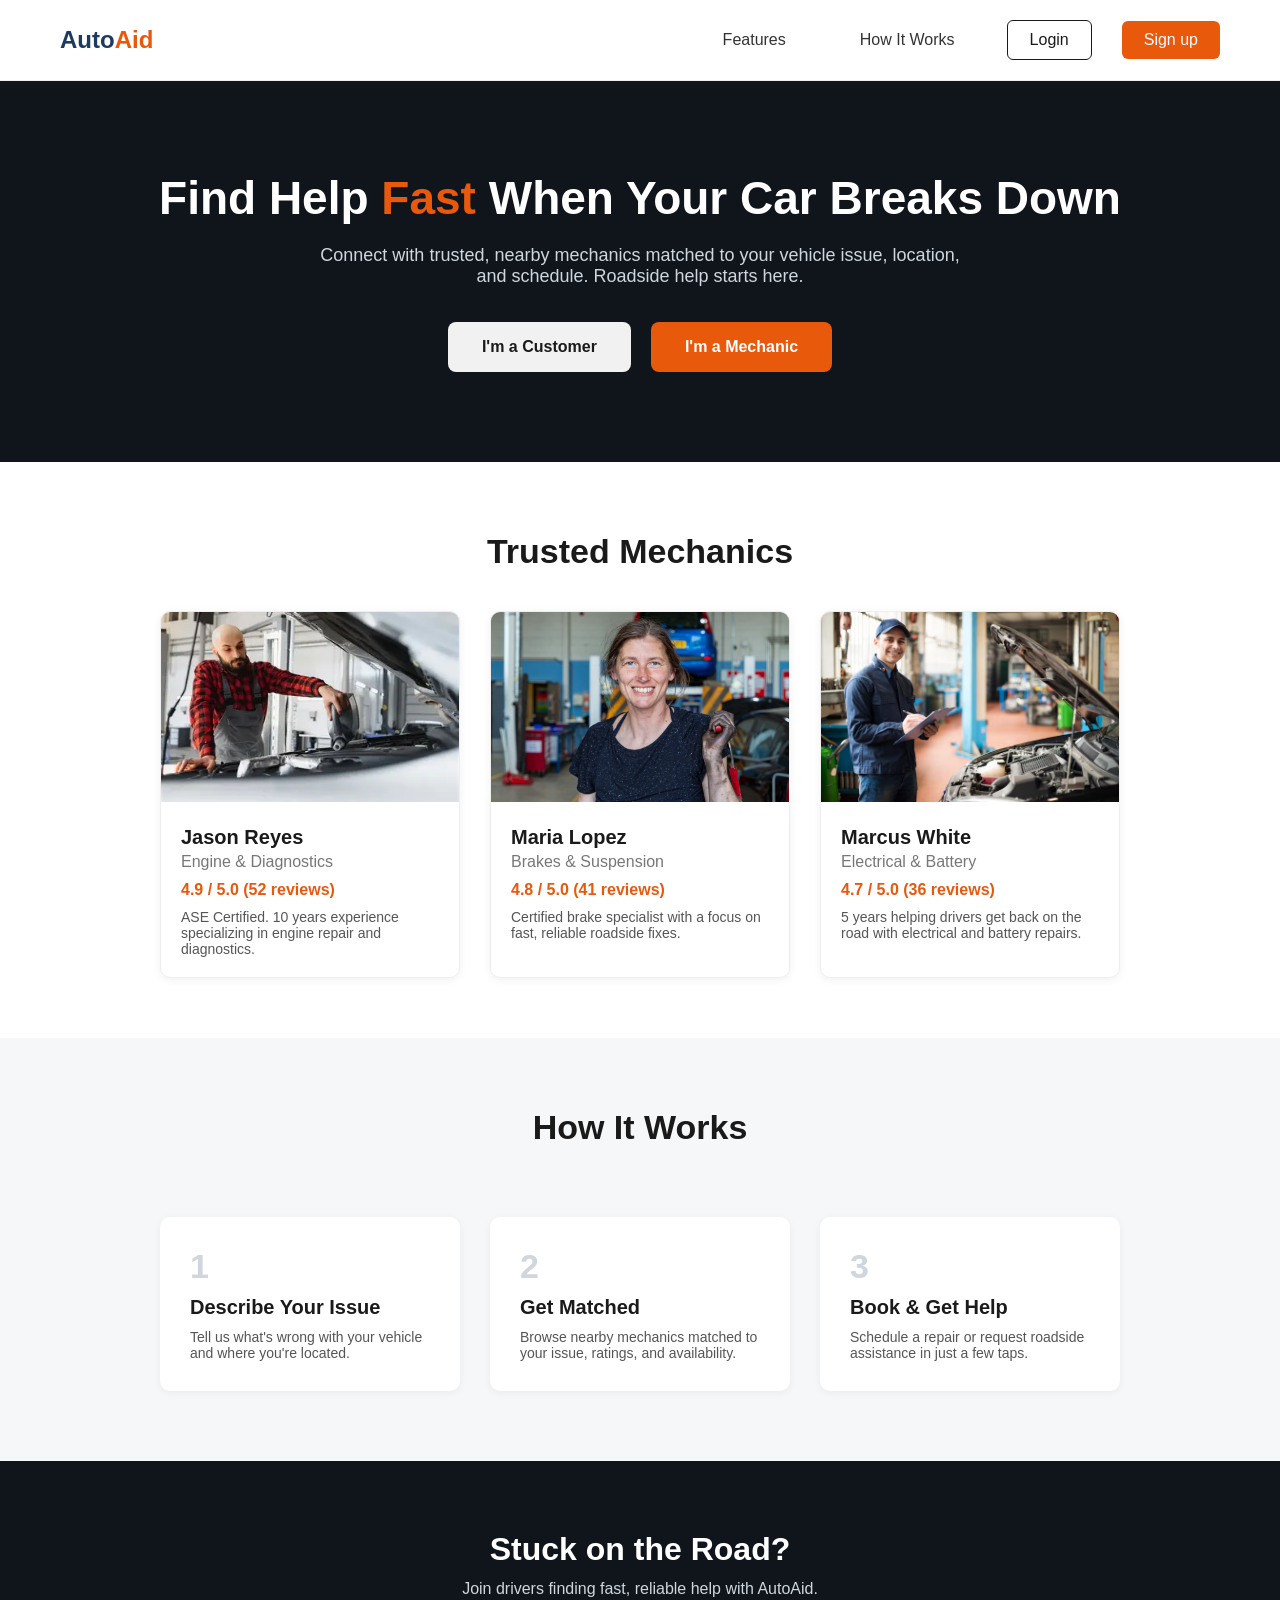
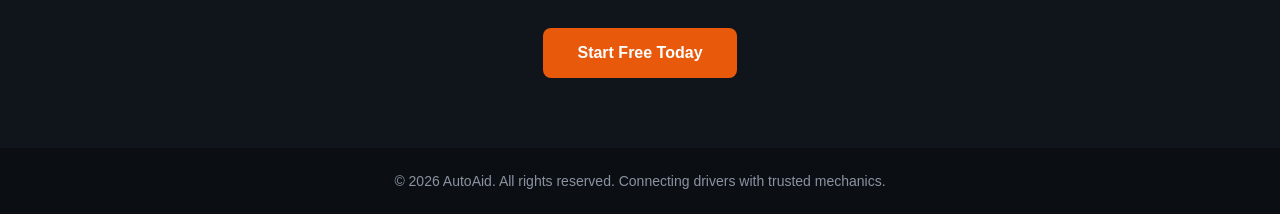
<file: high-fidelity-prototype/index.html>
<!DOCTYPE html>
<html lang="en">
<head>
<meta charset="UTF-8">
<meta name="viewport" content="width=device-width, initial-scale=1.0">
<title>AutoAid - Roadside & Mechanic Matching</title>
<style>
  * { margin: 0; padding: 0; box-sizing: border-box; font-family: 'Segoe UI', Arial, sans-serif; }
  body { color: #1a1a1a; }

  /* Navbar */
  nav {
    display: flex;
    justify-content: space-between;
    align-items: center;
    padding: 20px 60px;
    border-bottom: 1px solid #eee;
  }
  .logo {
    display: flex;
    align-items: center;
    font-size: 24px;
    font-weight: 700;
    color: #1e3a5f;
  }
  .logo span { color: #e8590c; }
  .nav-links {
    display: flex;
    align-items: center;
    gap: 30px;
  }
  .nav-links a {
    text-decoration: none;
    font-weight: 500;
  }
  .btn {
    padding: 10px 22px;
    border-radius: 6px;
    font-weight: 600;
    text-decoration: none;
    cursor: pointer;
    border: none;
    color:#333;
  }
  .btn-outline {
    border: 1px solid #1a1a1a;
    background: transparent;
    color: #1a1a1a;
  }
  .btn-solid {
    background: #e8590c;
    color: #fcfcff;
  }

  /* Hero */
  .hero {
    background: #10151c;
    color: #fff;
    text-align: center;
    padding: 90px 20px;
  }
  .hero h1 {
    font-size: 46px;
    margin-bottom: 20px;
  }
  .hero h1 .highlight { color: #e8590c; }
  .hero p {
    font-size: 18px;
    color: #cfd6dd;
    max-width: 650px;
    margin: 0 auto 35px;
  }
  .hero-buttons {
    display: flex;
    justify-content: center;
    gap: 20px;
  }
  .hero-buttons button {
    padding: 16px 34px;
    font-size: 16px;
    border-radius: 8px;
    font-weight: 600;
    cursor: pointer;
    border: none;
  }
  .btn-customer { background: #f1f1f1; color: #1a1a1a; }
  .btn-mechanic { background: #e8590c; color: #fff; }

  /* Section titles */
  .section-title {
    text-align: center;
    font-size: 34px;
    margin: 70px 0 40px;
  }

  /* Mechanic cards */
  .cards {
    display: flex;
    justify-content: center;
    gap: 30px;
    padding: 0 60px 60px;
    flex-wrap: wrap;
  }
  .card {
    width: 300px;
    border: 1px solid #eee;
    border-radius: 10px;
    overflow: hidden;
    box-shadow: 0 2px 8px rgba(0,0,0,0.06);
  }
  .card img {
    width: 100%;
    height: 190px;
    object-fit: cover;
  }
  .card-body { padding: 20px; }
  .card-body h3 { font-size: 20px; margin-bottom: 4px; }
  .card-body .specialty { color: #777; margin-bottom: 10px; }
  .card-body .rating { color: #e8590c; font-weight: 600; margin-bottom: 10px; }
  .card-body p.desc { font-size: 14px; color: #555; }

  /* How it works */
  .steps {
    display: flex;
    justify-content: center;
    gap: 30px;
    padding: 0 60px 70px;
    background: #f6f7f9;
    flex-wrap: wrap;
  }
  .steps .section-title { width: 100%; }
  .step {
    background: #fff;
    width: 300px;
    padding: 30px;
    border-radius: 10px;
    box-shadow: 0 2px 8px rgba(0,0,0,0.05);
  }
  .step .num { font-size: 34px; color: #cfd6dd; font-weight: 700; margin-bottom: 10px; }
  .step h3 { font-size: 20px; margin-bottom: 10px; }
  .step p { color: #555; font-size: 14px; }

  /* CTA */
  .cta {
    background: #10151c;
    color: #fff;
    text-align: center;
    padding: 70px 20px;
  }
  .cta h2 { font-size: 32px; margin-bottom: 12px; }
  .cta p { color: #cfd6dd; margin-bottom: 30px; }
  .cta button {
    background: #e8590c;
    color: #fff;
    padding: 16px 34px;
    border-radius: 8px;
    font-weight: 600;
    font-size: 16px;
    border: none;
    cursor: pointer;
  }

  /* Footer */
  footer {
    text-align: center;
    padding: 25px;
    background: #0b0f14;
    color: #8a93a0;
    font-size: 14px;
  }
</style>
</head>
<body>

  <nav>
    <div class="logo">Auto<span>Aid</span></div>
    <div class="nav-links">
      <a href="#features" class="btn">Features</a>
      <a href="#how-it-works" class="btn">How It Works</a>
      <a href="login.html" class="btn btn-outline">Login</a>
      <a href="register.html" class="btn btn-solid">Sign up</a>
    </div>
  </nav>

  <section class="hero">
    <h1>Find Help <span class="highlight">Fast</span> When Your Car Breaks Down</h1>
    <p>Connect with trusted, nearby mechanics matched to your vehicle issue, location, and schedule. Roadside help starts here.</p>
    <div class="hero-buttons">
      <button class="btn-customer" onclick="location.href='register.html'">I'm a Customer</button>
      <button class="btn-mechanic" onclick="location.href='register.html'">I'm a Mechanic</button>
    </div>
  </section>

  <h2 class="section-title" id="features">Trusted Mechanics</h2>
  <div class="cards">
    <div class="card">
         <img src="./images/jason.jpg" alt="Jason Reyes">
      <div class="card-body">
        <h3>Jason Reyes</h3>
        <div class="specialty">Engine & Diagnostics</div>
        <div class="rating">4.9 / 5.0 (52 reviews)</div>
        <p class="desc">ASE Certified. 10 years experience specializing in engine repair and diagnostics.</p>
      </div>
    </div>
    <div class="card">
      <img src="./images/maria.jpg" alt="Maria Lopez">
      <div class="card-body">
        <h3>Maria Lopez</h3>
        <div class="specialty">Brakes & Suspension</div>
        <div class="rating">4.8 / 5.0 (41 reviews)</div>
        <p class="desc">Certified brake specialist with a focus on fast, reliable roadside fixes.</p>
      </div>
    </div>
    <div class="card">
      <img src="./images/marcus.jpg" alt="Marcus White">
      <div class="card-body">
        <h3>Marcus White</h3>
        <div class="specialty">Electrical & Battery</div>
        <div class="rating">4.7 / 5.0 (36 reviews)</div>
        <p class="desc">5 years helping drivers get back on the road with electrical and battery repairs.</p>
      </div>
    </div>
  </div>

  <div class="steps" id="how-it-works">
    <h2 class="section-title">How It Works</h2>
    <div class="step">
      <div class="num">1</div>
      <h3>Describe Your Issue</h3>
      <p>Tell us what's wrong with your vehicle and where you're located.</p>
    </div>
    <div class="step">
      <div class="num">2</div>
      <h3>Get Matched</h3>
      <p>Browse nearby mechanics matched to your issue, ratings, and availability.</p>
    </div>
    <div class="step">
      <div class="num">3</div>
      <h3>Book & Get Help</h3>
      <p>Schedule a repair or request roadside assistance in just a few taps.</p>
    </div>
  </div>

  <section class="cta">
    <h2>Stuck on the Road?</h2>
    <p>Join drivers finding fast, reliable help with AutoAid.</p>
    <button onclick="location.href='register.html'">Start Free Today</button>
  </section>

  <footer>
    &copy; 2026 AutoAid. All rights reserved. Connecting drivers with trusted mechanics.
  </footer>

</body>
</html>
</file>
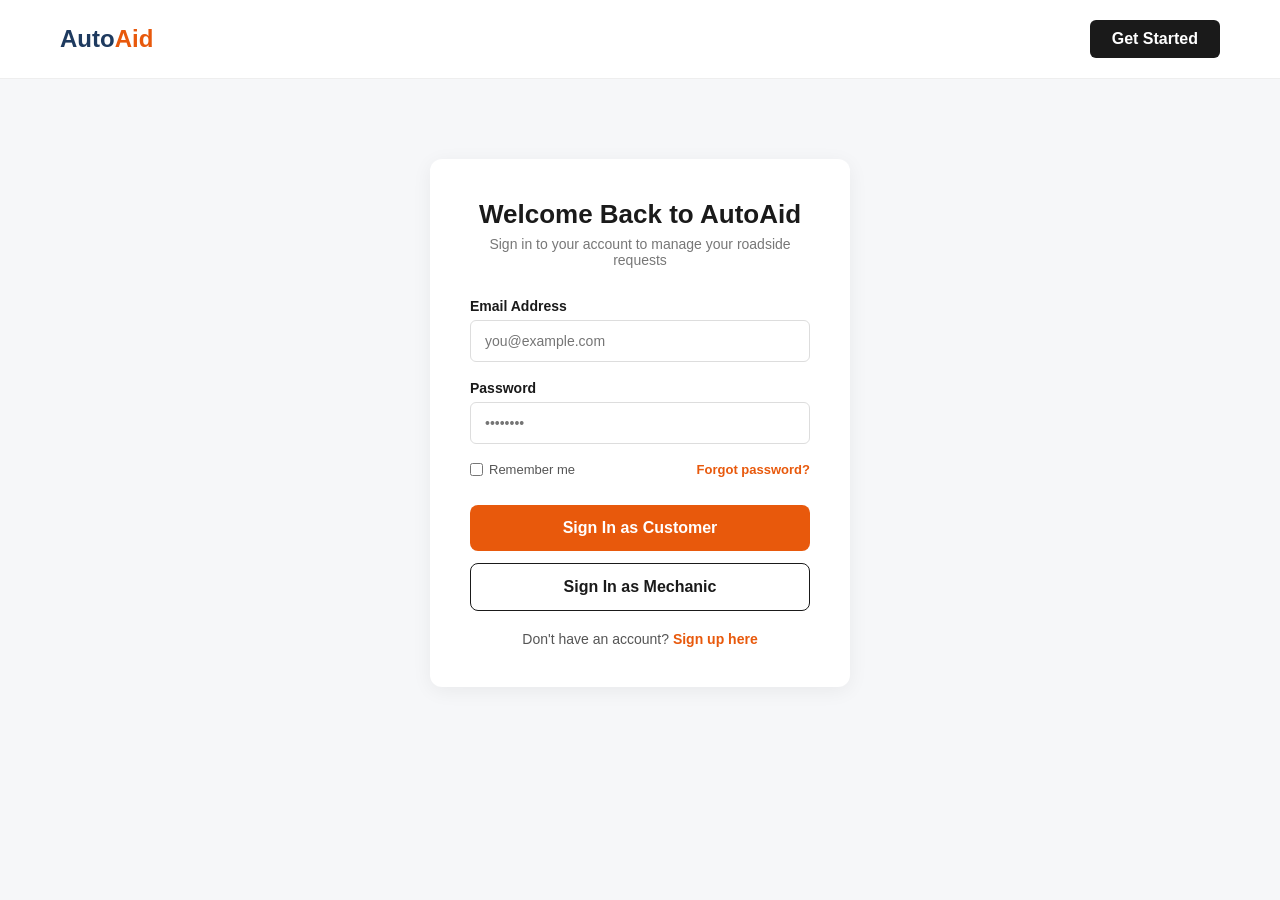
<file: high-fidelity-prototype/login.html>
<!DOCTYPE html>
<html lang="en">
<head>
<meta charset="UTF-8">
<meta name="viewport" content="width=device-width, initial-scale=1.0">
<title>AutoAid - Login</title>
<style>
  * { margin: 0; padding: 0; box-sizing: border-box; font-family: 'Segoe UI', Arial, sans-serif; }
  body { color: #1a1a1a; background: #f6f7f9; }

  /* Navbar */
  nav {
    display: flex;
    justify-content: space-between;
    align-items: center;
    padding: 20px 60px;
    border-bottom: 1px solid #eee;
    background: #fff;
  }
  .logo {
    font-size: 24px;
    font-weight: 700;
    color: #1e3a5f;
    text-decoration: none;
  }
  .logo span { color: #e8590c; }
  .nav-links {
    display: flex;
    align-items: center;
    gap: 30px;
  }
  .btn-solid {
    padding: 10px 22px;
    border-radius: 6px;
    font-weight: 600;
    text-decoration: none;
    background: #1a1a1a;
    color: #fff;
  }

  /* Login box */
  .login-wrap {
    display: flex;
    justify-content: center;
    align-items: center;
    padding: 80px 20px;
  }
  .login-card {
    background: #fff;
    width: 100%;
    max-width: 420px;
    padding: 40px;
    border-radius: 12px;
    box-shadow: 0 4px 20px rgba(0,0,0,0.06);
  }
  .login-card h1 {
    font-size: 26px;
    margin-bottom: 6px;
    text-align: center;
  }
  .login-card p.subtitle {
    color: #777;
    font-size: 14px;
    margin-bottom: 30px;
    text-align: center;
  }

  .form-group {
    margin-bottom: 18px;
  }
  .form-group label {
    display: block;
    font-size: 14px;
    font-weight: 600;
    margin-bottom: 6px;
  }
  .form-group input {
    width: 100%;
    padding: 12px 14px;
    border: 1px solid #ddd;
    border-radius: 6px;
    font-size: 14px;
  }
  .form-group input:focus {
    outline: none;
    border-color: #e8590c;
  }

  .remember-row {
    display: flex;
    justify-content: space-between;
    align-items: center;
    margin-bottom: 20px;
    font-size: 13px;
  }
  .remember-row label {
    display: flex;
    align-items: center;
    gap: 6px;
    color: #555;
  }
  .remember-row a {
    color: #e8590c;
    text-decoration: none;
    font-weight: 600;
  }

  .submit-btn {
    width: 100%;
    padding: 14px;
    border: none;
    border-radius: 8px;
    font-size: 16px;
    font-weight: 600;
    cursor: pointer;
    margin-top: 8px;
  }
  .btn-customer {
    background: #e8590c;
    color: #fff;
  }
  .btn-customer:hover { background: #d14e0a; }

  .btn-mechanic {
    background: #fff;
    color: #1a1a1a;
    border: 1px solid #1a1a1a;
    margin-top: 12px;
  }
  .btn-mechanic:hover { background: #f1f1f1; }

  .register-link {
    text-align: center;
    margin-top: 20px;
    font-size: 14px;
    color: #555;
  }
  .register-link a {
    color: #e8590c;
    font-weight: 600;
    text-decoration: none;
  }
</style>
</head>
<body>

  <nav>
    <a href="index.html" class="logo">Auto<span>Aid</span></a>
    <div class="nav-links">
      <a href="register.html" class="btn-solid">Get Started</a>
    </div>
  </nav>

  <div class="login-wrap">
    <div class="login-card">
      <h1>Welcome Back to AutoAid</h1>
      <p class="subtitle">Sign in to your account to manage your roadside requests</p>

      <form onsubmit="return false;">
        <div class="form-group">
          <label for="email">Email Address</label>
          <input type="email" id="email" placeholder="you@example.com" required>
        </div>

        <div class="form-group">
          <label for="password">Password</label>
          <input type="password" id="password" placeholder="••••••••" required>
        </div>

        <div class="remember-row">
          <label><input type="checkbox">Remember me</label>
          <a href="#">Forgot password?</a>
        </div>

        <button type="button" class="submit-btn btn-customer" onclick="loginCustomer()">Sign In as Customer</button>
        <button type="button" class="submit-btn btn-mechanic" onclick="loginProvider()">Sign In as Mechanic</button>
      </form>

      <p class="register-link">Don't have an account? <a href="register.html">Sign up here</a></p>
    </div>
  </div>

  <script>
    function loginCustomer() {
      window.location.href = 'customer/dashboard.html';
    }

    function loginProvider() {
      window.location.href = 'provider/dashboard.html';
    }
  </script>

</body>
</html>
</file>
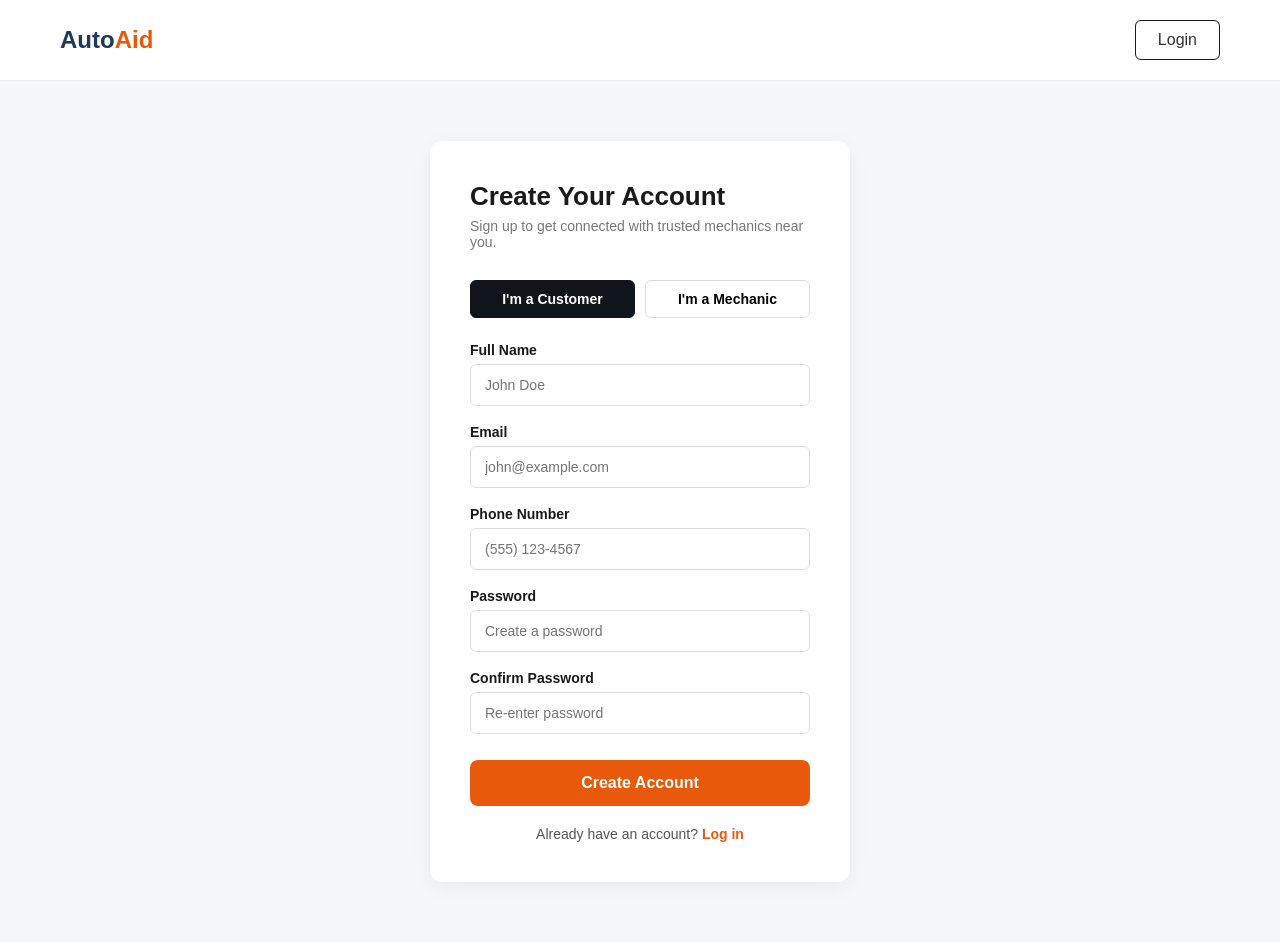
<file: high-fidelity-prototype/register.html>
<!DOCTYPE html>
<html lang="en">
<head>
<meta charset="UTF-8">
<meta name="viewport" content="width=device-width, initial-scale=1.0">
<title>AutoAid - Register</title>
<style>
  * { margin: 0; padding: 0; box-sizing: border-box; font-family: 'Segoe UI', Arial, sans-serif; }
  body { color: #1a1a1a; background: #f6f7f9; }

  /* Navbar */
  nav {
    display: flex;
    justify-content: space-between;
    align-items: center;
    padding: 20px 60px;
    border-bottom: 1px solid #eee;
    background: #fff;
  }
  .logo {
    font-size: 24px;
    font-weight: 700;
    color: #1e3a5f;
    text-decoration: none;
  }
  .logo span { color: #e8590c; }
  .nav-links {
    display: flex;
    align-items: center;
    gap: 30px;
  }
  .nav-links a {
    text-decoration: none;
    color: #333;
    font-weight: 500;
  }
  .btn-outline {
    padding: 10px 22px;
    border-radius: 6px;
    font-weight: 600;
    text-decoration: none;
    border: 1px solid #1a1a1a;
    color: #1a1a1a;
  }

  /* Register box */
  .register-wrap {
    display: flex;
    justify-content: center;
    align-items: center;
    padding: 60px 20px;
  }
  .register-card {
    background: #fff;
    width: 100%;
    max-width: 420px;
    padding: 40px;
    border-radius: 12px;
    box-shadow: 0 4px 20px rgba(0,0,0,0.06);
  }
  .register-card h1 {
    font-size: 26px;
    margin-bottom: 6px;
  }
  .register-card p.subtitle {
    color: #777;
    font-size: 14px;
    margin-bottom: 30px;
  }

  .form-group {
    margin-bottom: 18px;
  }
  .form-group label {
    display: block;
    font-size: 14px;
    font-weight: 600;
    margin-bottom: 6px;
  }
  .form-group input,
  .form-group select {
    width: 100%;
    padding: 12px 14px;
    border: 1px solid #ddd;
    border-radius: 6px;
    font-size: 14px;
  }
  .form-group input:focus,
  .form-group select:focus {
    outline: none;
    border-color: #e8590c;
  }

  .role-toggle {
    display: flex;
    gap: 10px;
    margin-bottom: 24px;
  }
  .role-toggle button {
    flex: 1;
    padding: 10px;
    border-radius: 6px;
    border: 1px solid #ddd;
    background: #fff;
    font-weight: 600;
    cursor: pointer;
    font-size: 14px;
  }
  .role-toggle button.active {
    background: #10151c;
    color: #fff;
    border-color: #10151c;
  }

  .submit-btn {
    width: 100%;
    padding: 14px;
    background: #e8590c;
    color: #fff;
    border: none;
    border-radius: 8px;
    font-size: 16px;
    font-weight: 600;
    cursor: pointer;
    margin-top: 8px;
  }
  .submit-btn:hover { background: #d14e0a; }

  .login-link {
    text-align: center;
    margin-top: 20px;
    font-size: 14px;
    color: #555;
  }
  .login-link a {
    color: #e8590c;
    font-weight: 600;
    text-decoration: none;
  }
</style>
</head>
<body>

  <nav>
    <a href="index.html" class="logo">Auto<span>Aid</span></a>
    <div class="nav-links">
      <a href="login.html" class="btn-outline">Login</a>
    </div>
  </nav>

  <div class="register-wrap">
    <div class="register-card">
      <h1>Create Your Account</h1>
      <p class="subtitle">Sign up to get connected with trusted mechanics near you.</p>

      <div class="role-toggle">
        <button type="button" class="active" onclick="selectRole(this, 'customer')">I'm a Customer</button>
        <button type="button" onclick="selectRole(this, 'mechanic')">I'm a Mechanic</button>
      </div>

      <form onsubmit="handleRegister(event)">
        <div class="form-group">
          <label for="fullname">Full Name</label>
          <input type="text" id="fullname" placeholder="John Doe" required>
        </div>

        <div class="form-group">
          <label for="email">Email</label>
          <input type="email" id="email" placeholder="john@example.com" required>
        </div>

        <div class="form-group">
          <label for="phone">Phone Number</label>
          <input type="tel" id="phone" placeholder="(555) 123-4567" required>
        </div>

        <div class="form-group">
          <label for="password">Password</label>
          <input type="password" id="password" placeholder="Create a password" required>
        </div>

        <div class="form-group">
          <label for="confirm-password">Confirm Password</label>
          <input type="password" id="confirm-password" placeholder="Re-enter password" required>
        </div>

        <button type="submit" class="submit-btn">Create Account</button>
      </form>

      <p class="login-link">Already have an account? <a href="login.html">Log in</a></p>
    </div>
  </div>

  <script>
    function selectRole(btn, role) {
      document.querySelectorAll('.role-toggle button').forEach(b => b.classList.remove('active'));
      btn.classList.add('active');
    }

    function handleRegister(event) {
      event.preventDefault();
      // No backend yet — just redirect to the customer dashboard as a placeholder
      window.location.href = 'dashboard.html';
    }
  </script>

</body>
</html>
</file>
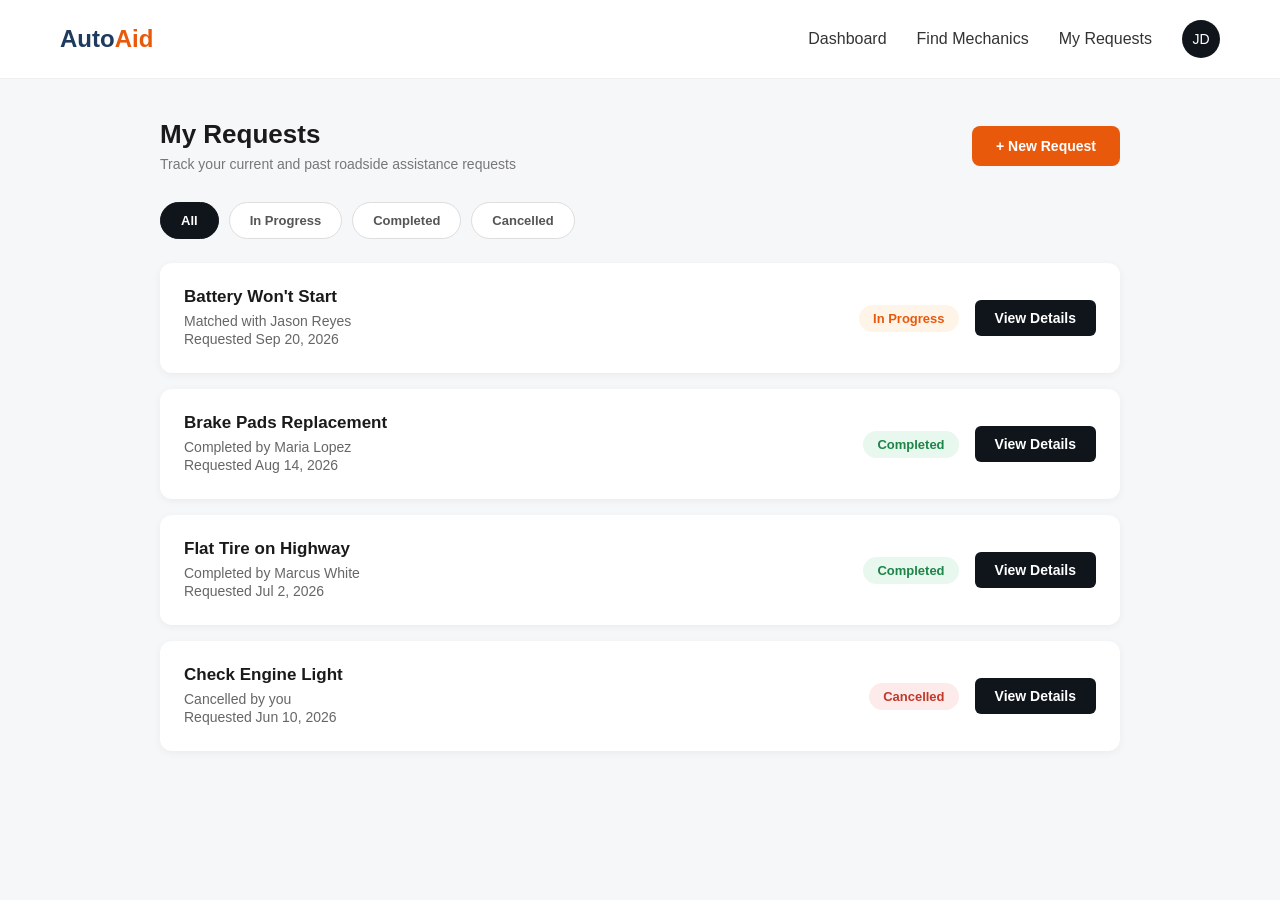
<file: high-fidelity-prototype/customer/history.html>
<!DOCTYPE html>
<html lang="en">
<head>
<meta charset="UTF-8">
<meta name="viewport" content="width=device-width, initial-scale=1.0">
<title>AutoAid - My Requests</title>
<style>
  * { margin: 0; padding: 0; box-sizing: border-box; font-family: 'Segoe UI', Arial, sans-serif; }
  body { color: #1a1a1a; background: #f6f7f9; }

  /* Navbar */
  nav {
    display: flex;
    justify-content: space-between;
    align-items: center;
    padding: 20px 60px;
    border-bottom: 1px solid #eee;
    background: #fff;
  }
  .logo {
    font-size: 24px;
    font-weight: 700;
    color: #1e3a5f;
    text-decoration: none;
  }
  .logo span { color: #e8590c; }
  .nav-links {
    display: flex;
    align-items: center;
    gap: 30px;
  }
  .nav-links a {
    text-decoration: none;
    font-weight: 500;
    color: #333;
  }
  .profile-badge {
    width: 38px;
    height: 38px;
    border-radius: 50%;
    background: #10151c;
    color: #fff;
    display: flex;
    align-items: center;
    justify-content: center;
    font-weight: 600;
    font-size: 14px;
  }
  .nav-links a.profile-badge {
    color: #fff;
  }

  .page-wrap {
    max-width: 1000px;
    margin: 0 auto;
    padding: 40px 20px 80px;
  }

  .page-header {
    display: flex;
    justify-content: space-between;
    align-items: center;
    margin-bottom: 30px;
    flex-wrap: wrap;
    gap: 16px;
  }
  .page-header h1 {
    font-size: 26px;
    margin-bottom: 6px;
  }
  .page-header p {
    color: #777;
    font-size: 14px;
  }
  .new-request-btn {
    background: #e8590c;
    color: #fff;
    border: none;
    padding: 12px 24px;
    border-radius: 8px;
    font-weight: 600;
    font-size: 14px;
    cursor: pointer;
    white-space: nowrap;
  }
  .new-request-btn:hover { background: #d14e0a; }

  /* Filter tabs */
  .filter-tabs {
    display: flex;
    gap: 10px;
    margin-bottom: 24px;
  }
  .filter-tabs button {
    padding: 10px 20px;
    border-radius: 20px;
    border: 1px solid #ddd;
    background: #fff;
    font-weight: 600;
    font-size: 13px;
    cursor: pointer;
    color: #555;
  }
  .filter-tabs button.active {
    background: #10151c;
    color: #fff;
    border-color: #10151c;
  }

  /* Request cards */
  .request-card {
    background: #fff;
    border-radius: 12px;
    padding: 24px;
    margin-bottom: 16px;
    box-shadow: 0 2px 8px rgba(0,0,0,0.05);
    display: flex;
    justify-content: space-between;
    align-items: center;
    flex-wrap: wrap;
    gap: 16px;
  }
  .request-card .info h3 {
    font-size: 17px;
    margin-bottom: 6px;
  }
  .request-card .info p {
    font-size: 14px;
    color: #666;
    margin-bottom: 2px;
  }
  .request-card .right {
    display: flex;
    align-items: center;
    gap: 16px;
  }
  .status-pill {
    padding: 6px 14px;
    border-radius: 20px;
    font-size: 13px;
    font-weight: 600;
    white-space: nowrap;
  }
  .status-progress { background: #fff4e8; color: #e8590c; }
  .status-completed { background: #e8f8ee; color: #1e8449; }
  .status-cancelled { background: #fdeaea; color: #c0392b; }

  .view-btn {
    background: #10151c;
    color: #fff;
    border: none;
    padding: 10px 20px;
    border-radius: 6px;
    font-weight: 600;
    cursor: pointer;
    font-size: 14px;
    white-space: nowrap;
  }
</style>
</head>
<body>

  <nav>
    <a href="../index.html" class="logo">Auto<span>Aid</span></a>
    <div class="nav-links">
      <a href="dashboard.html">Dashboard</a>
      <a href="mechanics.html">Find Mechanics</a>
      <a href="history.html">My Requests</a>
      <a href="profile.html" class="profile-badge">JD</a>
    </div>
  </nav>

  <div class="page-wrap">

    <div class="page-header">
      <div>
        <h1>My Requests</h1>
        <p>Track your current and past roadside assistance requests</p>
      </div>
      <button class="new-request-btn" onclick="location.href='request-help.html'">+ New Request</button>
    </div>

    <div class="filter-tabs">
      <button class="active" onclick="filterRequests(this)">All</button>
      <button onclick="filterRequests(this)">In Progress</button>
      <button onclick="filterRequests(this)">Completed</button>
      <button onclick="filterRequests(this)">Cancelled</button>
    </div>

    <div class="request-card">
      <div class="info">
        <h3>Battery Won't Start</h3>
        <p>Matched with Jason Reyes</p>
        <p>Requested Sep 20, 2026</p>
      </div>
      <div class="right">
        <span class="status-pill status-progress">In Progress</span>
        <button class="view-btn" onclick="location.href='request-status.html'">View Details</button>
      </div>
    </div>

    <div class="request-card">
      <div class="info">
        <h3>Brake Pads Replacement</h3>
        <p>Completed by Maria Lopez</p>
        <p>Requested Aug 14, 2026</p>
      </div>
      <div class="right">
        <span class="status-pill status-completed">Completed</span>
        <button class="view-btn" onclick="location.href='request-status.html'">View Details</button>
      </div>
    </div>

    <div class="request-card">
      <div class="info">
        <h3>Flat Tire on Highway</h3>
        <p>Completed by Marcus White</p>
        <p>Requested Jul 2, 2026</p>
      </div>
      <div class="right">
        <span class="status-pill status-completed">Completed</span>
        <button class="view-btn" onclick="location.href='request-status.html'">View Details</button>
      </div>
    </div>

    <div class="request-card">
      <div class="info">
        <h3>Check Engine Light</h3>
        <p>Cancelled by you</p>
        <p>Requested Jun 10, 2026</p>
      </div>
      <div class="right">
        <span class="status-pill status-cancelled">Cancelled</span>
        <button class="view-btn" onclick="location.href='request-status.html'">View Details</button>
      </div>
    </div>

  </div>

  <script>
    function filterRequests(btn) {
      document.querySelectorAll('.filter-tabs button').forEach(b => b.classList.remove('active'));
      btn.classList.add('active');
      
    }
  </script>

</body>
</html>
</file>
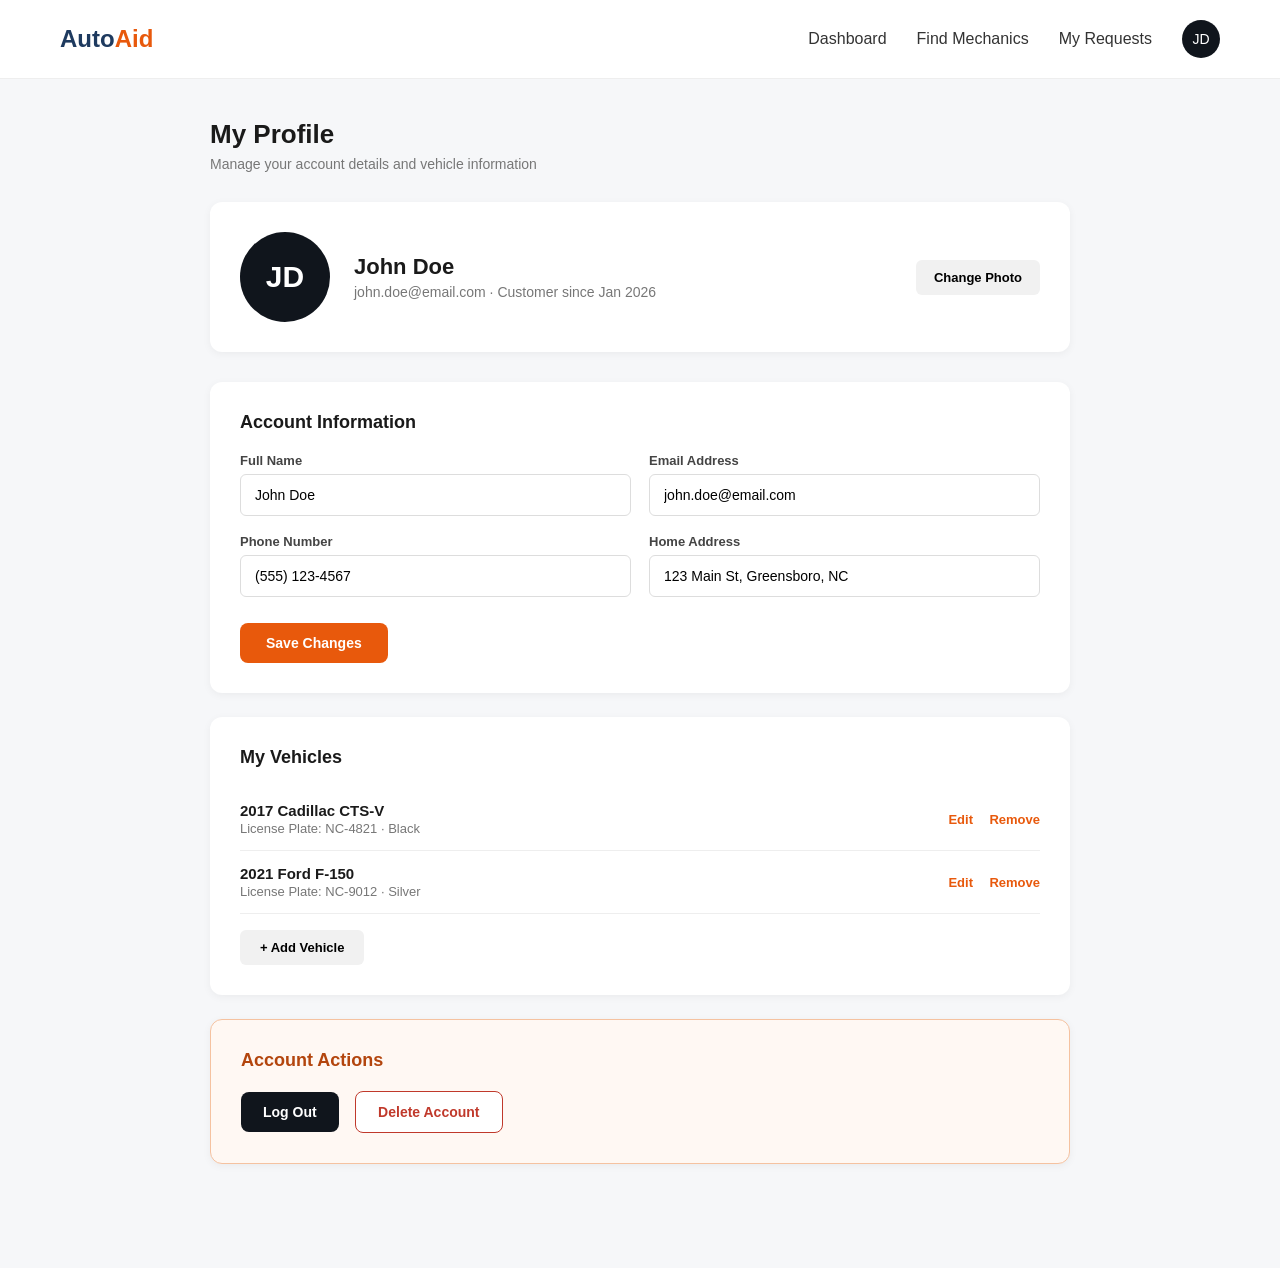
<file: high-fidelity-prototype/customer/profile.html>
<!DOCTYPE html>
<html lang="en">
<head>
<meta charset="UTF-8">
<meta name="viewport" content="width=device-width, initial-scale=1.0">
<title>AutoAid - My Profile</title>
<style>
  * { margin: 0; padding: 0; box-sizing: border-box; font-family: 'Segoe UI', Arial, sans-serif; }
  body { color: #1a1a1a; background: #f6f7f9; }

  /* Navbar */
  nav {
    display: flex;
    justify-content: space-between;
    align-items: center;
    padding: 20px 60px;
    border-bottom: 1px solid #eee;
    background: #fff;
  }
  .logo {
    font-size: 24px;
    font-weight: 700;
    color: #1e3a5f;
    text-decoration: none;
  }
  .logo span { color: #e8590c; }
  .nav-links {
    display: flex;
    align-items: center;
    gap: 30px;
  }
  .nav-links a {
    text-decoration: none;
    font-weight: 500;
    color: #333;
  }
  .profile-badge {
    width: 38px;
    height: 38px;
    border-radius: 50%;
    background: #10151c;
    color: #fff;
    display: flex;
    align-items: center;
    justify-content: center;
    font-weight: 600;
    font-size: 14px;
  }
  .nav-links a.profile-badge {
    color: #fff;
  }

  .page-wrap {
    max-width: 900px;
    margin: 0 auto;
    padding: 40px 20px 80px;
  }

  .page-header {
    margin-bottom: 30px;
  }
  .page-header h1 {
    font-size: 26px;
    margin-bottom: 6px;
  }
  .page-header p {
    color: #777;
    font-size: 14px;
  }

  /* Profile summary card */
  .profile-summary {
    background: #fff;
    border-radius: 12px;
    padding: 30px;
    display: flex;
    align-items: center;
    gap: 24px;
    margin-bottom: 30px;
    box-shadow: 0 2px 8px rgba(0,0,0,0.05);
  }
  .avatar-large {
    width: 90px;
    height: 90px;
    border-radius: 50%;
    background: #10151c;
    color: #fff;
    display: flex;
    align-items: center;
    justify-content: center;
    font-weight: 700;
    font-size: 30px;
    flex-shrink: 0;
  }
  .profile-summary h2 {
    font-size: 22px;
    margin-bottom: 4px;
  }
  .profile-summary p {
    color: #777;
    font-size: 14px;
  }
  .change-photo-btn {
    margin-left: auto;
    background: #f1f1f1;
    border: none;
    padding: 10px 18px;
    border-radius: 6px;
    font-weight: 600;
    font-size: 13px;
    cursor: pointer;
    white-space: nowrap;
  }
  .change-photo-btn:hover { background: #e8590c; color: #fff; }

  /* Section cards */
  .section-card {
    background: #fff;
    border-radius: 12px;
    padding: 30px;
    margin-bottom: 24px;
    box-shadow: 0 2px 8px rgba(0,0,0,0.05);
  }
  .section-card h3 {
    font-size: 18px;
    margin-bottom: 20px;
  }

  .form-row {
    display: grid;
    grid-template-columns: 1fr 1fr;
    gap: 18px;
    margin-bottom: 18px;
  }
  .form-group label {
    display: block;
    font-size: 13px;
    font-weight: 600;
    margin-bottom: 6px;
    color: #444;
  }
  .form-group input,
  .form-group select {
    width: 100%;
    padding: 12px 14px;
    border: 1px solid #ddd;
    border-radius: 6px;
    font-size: 14px;
  }
  .form-group input:focus,
  .form-group select:focus {
    outline: none;
    border-color: #e8590c;
  }

  .save-btn {
    background: #e8590c;
    color: #fff;
    border: none;
    padding: 12px 26px;
    border-radius: 8px;
    font-weight: 600;
    font-size: 14px;
    cursor: pointer;
    margin-top: 8px;
  }
  .save-btn:hover { background: #d14e0a; }

  /* Vehicle list */
  .vehicle-item {
    display: flex;
    justify-content: space-between;
    align-items: center;
    padding: 14px 0;
    border-bottom: 1px solid #eee;
  }
  .vehicle-item:last-child { border-bottom: none; }
  .vehicle-item h4 { font-size: 15px; margin-bottom: 2px; }
  .vehicle-item p { font-size: 13px; color: #777; }
  .vehicle-actions button {
    background: none;
    border: none;
    color: #e8590c;
    font-weight: 600;
    font-size: 13px;
    cursor: pointer;
    margin-left: 12px;
  }
  .add-vehicle-btn {
    margin-top: 16px;
    background: #f1f1f1;
    border: none;
    padding: 10px 20px;
    border-radius: 6px;
    font-weight: 600;
    font-size: 13px;
    cursor: pointer;
  }
  .add-vehicle-btn:hover { background: #e8590c; color: #fff; }

  /* Danger zone */
  .danger-zone {
    border: 1px solid #f5c2a0;
    background: #fff8f3;
  }
  .danger-zone h3 { color: #b3450d; }
  .logout-btn {
    background: #10151c;
    color: #fff;
    border: none;
    padding: 12px 22px;
    border-radius: 8px;
    font-weight: 600;
    font-size: 14px;
    cursor: pointer;
    margin-right: 12px;
  }
  .delete-btn {
    background: #fff;
    color: #c0392b;
    border: 1px solid #c0392b;
    padding: 12px 22px;
    border-radius: 8px;
    font-weight: 600;
    font-size: 14px;
    cursor: pointer;
  }
</style>
</head>
<body>

  <nav>
    <a href="../index.html" class="logo">Auto<span>Aid</span></a>
    <div class="nav-links">
      <a href="dashboard.html">Dashboard</a>
      <a href="mechanics.html">Find Mechanics</a>
      <a href="history.html">My Requests</a>
      <a href="profile.html" class="profile-badge">JD</a>
    </div>
  </nav>

  <div class="page-wrap">

    <div class="page-header">
      <h1>My Profile</h1>
      <p>Manage your account details and vehicle information</p>
    </div>

    <div class="profile-summary">
      <div class="avatar-large">JD</div>
      <div>
        <h2>John Doe</h2>
        <p>john.doe@email.com · Customer since Jan 2026</p>
      </div>
      <button class="change-photo-btn">Change Photo</button>
    </div>

    <div class="section-card">
      <h3>Account Information</h3>
      <form onsubmit="return false;">
        <div class="form-row">
          <div class="form-group">
            <label for="fullname">Full Name</label>
            <input type="text" id="fullname" value="John Doe">
          </div>
          <div class="form-group">
            <label for="email">Email Address</label>
            <input type="email" id="email" value="john.doe@email.com">
          </div>
        </div>
        <div class="form-row">
          <div class="form-group">
            <label for="phone">Phone Number</label>
            <input type="tel" id="phone" value="(555) 123-4567">
          </div>
          <div class="form-group">
            <label for="address">Home Address</label>
            <input type="text" id="address" value="123 Main St, Greensboro, NC">
          </div>
        </div>
        <button type="submit" class="save-btn">Save Changes</button>
      </form>
    </div>

    <div class="section-card">
      <h3>My Vehicles</h3>

      <div class="vehicle-item">
        <div>
          <h4>2017 Cadillac CTS-V</h4>
          <p>License Plate: NC-4821 · Black</p>
        </div>
        <div class="vehicle-actions">
          <button>Edit</button>
          <button>Remove</button>
        </div>
      </div>

      <div class="vehicle-item">
        <div>
          <h4>2021 Ford F-150</h4>
          <p>License Plate: NC-9012 · Silver</p>
        </div>
        <div class="vehicle-actions">
          <button>Edit</button>
          <button>Remove</button>
        </div>
      </div>

      <button class="add-vehicle-btn">+ Add Vehicle</button>
    </div>

    <div class="section-card danger-zone">
      <h3>Account Actions</h3>
      <button class="logout-btn" onclick="location.href='../login.html'">Log Out</button>
      <button class="delete-btn">Delete Account</button>
    </div>

  </div>

</body>
</html>
</file>
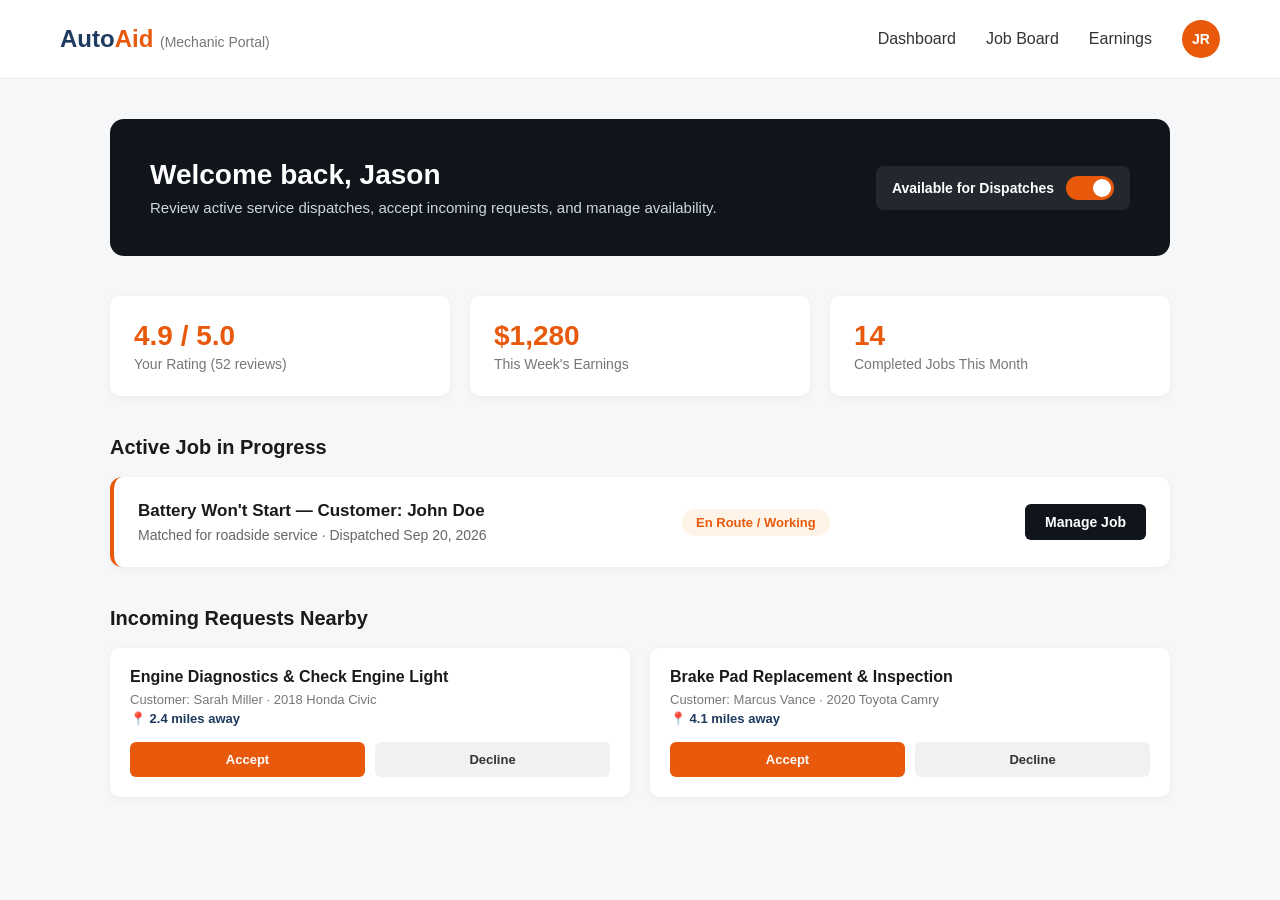
<file: high-fidelity-prototype/provider/dashboard.html>
<!DOCTYPE html>
<html lang="en">
<head>
<meta charset="UTF-8">
<meta name="viewport" content="width=device-width, initial-scale=1.0">
<title>AutoAid - Mechanic Dashboard</title>
<style>
  * { margin: 0; padding: 0; box-sizing: border-box; font-family: 'Segoe UI', Arial, sans-serif; }
  body { color: #1a1a1a; background: #f6f7f9; }

  /* Navbar */
  nav {
    display: flex;
    justify-content: space-between;
    align-items: center;
    padding: 20px 60px;
    border-bottom: 1px solid #eee;
    background: #fff;
  }
  .logo {
    font-size: 24px;
    font-weight: 700;
    color: #1e3a5f;
    text-decoration: none;
  }
  .logo span { color: #e8590c; }
  .nav-links {
    display: flex;
    align-items: center;
    gap: 30px;
  }
  .nav-links a {
    text-decoration: none;
    color: #333;
    font-weight: 500;
  }
  .profile-badge {
    width: 38px;
    height: 38px;
    border-radius: 50%;
    background: #e8590c;
    color: #fff;
    display: flex;
    align-items: center;
    justify-content: center;
    font-weight: 600;
    font-size: 14px;
  }

  .page-wrap {
    max-width: 1100px;
    margin: 0 auto;
    padding: 40px 20px 80px;
  }

  /* Welcome banner */
  .welcome-banner {
    background: #10151c;
    color: #fff;
    border-radius: 14px;
    padding: 40px;
    display: flex;
    justify-content: space-between;
    align-items: center;
    flex-wrap: wrap;
    gap: 20px;
    margin-bottom: 40px;
  }
  .welcome-banner h1 {
    font-size: 28px;
    margin-bottom: 8px;
  }
  .welcome-banner p {
    color: #cfd6dd;
    font-size: 15px;
  }

  /* Availability Toggle */
  .status-toggle-wrap {
    display: flex;
    align-items: center;
    gap: 12px;
    background: rgba(255,255,255,0.08);
    padding: 10px 16px;
    border-radius: 8px;
  }
  .status-toggle-wrap span {
    font-size: 14px;
    font-weight: 600;
  }
  .switch {
    position: relative;
    display: inline-block;
    width: 48px;
    height: 24px;
  }
  .switch input { opacity: 0; width: 0; height: 0; }
  .slider {
    position: absolute; cursor: pointer;
    top: 0; left: 0; right: 0; bottom: 0;
    background-color: #555;
    transition: .3s;
    border-radius: 24px;
  }
  .slider:before {
    position: absolute; content: "";
    height: 18px; width: 18px;
    left: 3px; bottom: 3px;
    background-color: white;
    transition: .3s;
    border-radius: 50%;
  }
  input:checked + .slider { background-color: #e8590c; }
  input:checked + .slider:before { transform: translateX(24px); }

  /* Stat cards */
  .stats-row {
    display: grid;
    grid-template-columns: repeat(3, 1fr);
    gap: 20px;
    margin-bottom: 40px;
  }
  .stat-card {
    background: #fff;
    border-radius: 10px;
    padding: 24px;
    box-shadow: 0 2px 8px rgba(0,0,0,0.05);
  }
  .stat-card .stat-number {
    font-size: 28px;
    font-weight: 700;
    color: #e8590c;
  }
  .stat-card .stat-label {
    font-size: 14px;
    color: #777;
    margin-top: 4px;
  }

  .section-title {
    font-size: 20px;
    margin-bottom: 18px;
  }

  /* Active Job card */
  .active-request {
    background: #fff;
    border-radius: 12px;
    padding: 24px;
    margin-bottom: 40px;
    box-shadow: 0 2px 8px rgba(0,0,0,0.05);
    display: flex;
    justify-content: space-between;
    align-items: center;
    flex-wrap: wrap;
    gap: 16px;
    border-left: 4px solid #e8590c;
  }
  .active-request .info h3 {
    font-size: 17px;
    margin-bottom: 6px;
  }
  .active-request .info p {
    font-size: 14px;
    color: #666;
  }
  .status-pill {
    background: #fff4e8;
    color: #e8590c;
    padding: 6px 14px;
    border-radius: 20px;
    font-size: 13px;
    font-weight: 600;
  }
  .view-btn {
    background: #10151c;
    color: #fff;
    border: none;
    padding: 10px 20px;
    border-radius: 6px;
    font-weight: 600;
    cursor: pointer;
    font-size: 14px;
  }

  /* Incoming Request Cards */
  .incoming-grid {
    display: grid;
    grid-template-columns: repeat(auto-fit, minmax(300px, 1fr));
    gap: 20px;
  }
  .incoming-card {
    background: #fff;
    border-radius: 10px;
    padding: 20px;
    box-shadow: 0 2px 8px rgba(0,0,0,0.05);
  }
  .incoming-card h4 { font-size: 16px; margin-bottom: 6px; }
  .incoming-card .client-info { font-size: 13px; color: #777; margin-bottom: 4px; }
  .incoming-card .distance { font-size: 13px; font-weight: 600; color: #1e3a5f; margin-bottom: 16px; }
  .action-buttons {
    display: flex;
    gap: 10px;
  }
  .btn-accept {
    flex: 1;
    background: #e8590c;
    color: #fff;
    border: none;
    padding: 10px;
    border-radius: 6px;
    font-weight: 600;
    cursor: pointer;
    font-size: 13px;
  }
  .btn-accept:hover { background: #d14e0a; }
  .btn-decline {
    flex: 1;
    background: #f1f1f1;
    color: #333;
    border: none;
    padding: 10px;
    border-radius: 6px;
    font-weight: 600;
    cursor: pointer;
    font-size: 13px;
  }
  .btn-decline:hover { background: #e2e2e2; }
</style>
</head>
<body>

  <nav>
    <a href="../index.html" class="logo">Auto<span>Aid</span> <span style="font-size: 14px; color: #777; font-weight: 400;">(Mechanic Portal)</span></a>
    <div class="nav-links">
      <a href="dashboard.html">Dashboard</a>
      <a href="jobs.html">Job Board</a>
      <a href="earnings.html">Earnings</a>
      <div class="profile-badge">JR</div>
    </div>
  </nav>

  <div class="page-wrap">

    <div class="welcome-banner">
      <div>
        <h1>Welcome back, Jason</h1>
        <p>Review active service dispatches, accept incoming requests, and manage availability.</p>
      </div>
      <div class="status-toggle-wrap">
        <span>Available for Dispatches</span>
        <label class="switch">
          <input type="checkbox" checked>
          <span class="slider"></span>
        </label>
      </div>
    </div>

    <div class="stats-row">
      <div class="stat-card">
        <div class="stat-number">4.9 / 5.0</div>
        <div class="stat-label">Your Rating (52 reviews)</div>
      </div>
      <div class="stat-card">
        <div class="stat-number">$1,280</div>
        <div class="stat-label">This Week's Earnings</div>
      </div>
      <div class="stat-card">
        <div class="stat-number">14</div>
        <div class="stat-label">Completed Jobs This Month</div>
      </div>
    </div>

    <h2 class="section-title">Active Job in Progress</h2>
    <div class="active-request">
      <div class="info">
        <h3>Battery Won't Start — Customer: John Doe</h3>
        <p>Matched for roadside service · Dispatched Sep 20, 2026</p>
      </div>
      <span class="status-pill">En Route / Working</span>
      <button class="view-btn" onclick="location.href='job-details.html'">Manage Job</button>
    </div>

    <h2 class="section-title">Incoming Requests Nearby</h2>
    <div class="incoming-grid">
      <div class="incoming-card">
        <h4>Engine Diagnostics & Check Engine Light</h4>
        <div class="client-info">Customer: Sarah Miller · 2018 Honda Civic</div>
        <div class="distance">📍 2.4 miles away</div>
        <div class="action-buttons">
          <button class="btn-accept" onclick="alert('Job accepted!')">Accept</button>
          <button class="btn-decline" onclick="alert('Job declined.')">Decline</button>
        </div>
      </div>
      <div class="incoming-card">
        <h4>Brake Pad Replacement & Inspection</h4>
        <div class="client-info">Customer: Marcus Vance · 2020 Toyota Camry</div>
        <div class="distance">📍 4.1 miles away</div>
        <div class="action-buttons">
          <button class="btn-accept" onclick="alert('Job accepted!')">Accept</button>
          <button class="btn-decline" onclick="alert('Job declined.')">Decline</button>
        </div>
      </div>
    </div>

  </div>

</body>
</html>
</file>
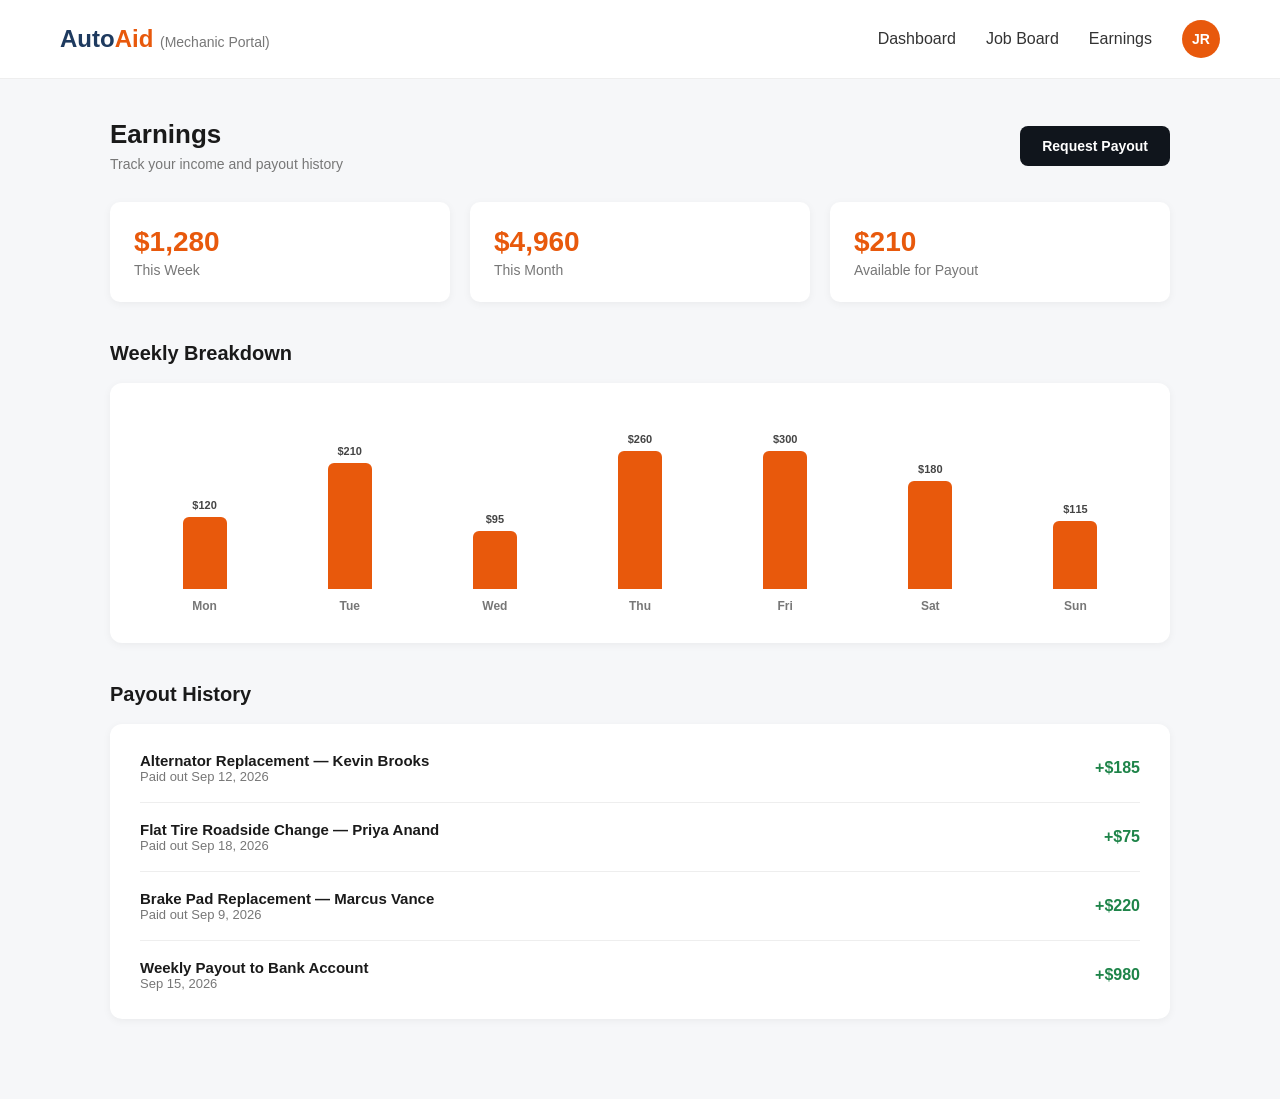
<file: high-fidelity-prototype/provider/earnings.html>
<!DOCTYPE html>
<html lang="en">
<head>
<meta charset="UTF-8">
<meta name="viewport" content="width=device-width, initial-scale=1.0">
<title>AutoAid - Earnings</title>
<style>
  * { margin: 0; padding: 0; box-sizing: border-box; font-family: 'Segoe UI', Arial, sans-serif; }
  body { color: #1a1a1a; background: #f6f7f9; }

  /* Navbar */
  nav {
    display: flex;
    justify-content: space-between;
    align-items: center;
    padding: 20px 60px;
    border-bottom: 1px solid #eee;
    background: #fff;
  }
  .logo {
    font-size: 24px;
    font-weight: 700;
    color: #1e3a5f;
    text-decoration: none;
  }
  .logo span { color: #e8590c; }
  .nav-links {
    display: flex;
    align-items: center;
    gap: 30px;
  }
  .nav-links a {
    text-decoration: none;
    color: #333;
    font-weight: 500;
  }
  .profile-badge {
    width: 38px;
    height: 38px;
    border-radius: 50%;
    background: #e8590c;
    color: #fff;
    display: flex;
    align-items: center;
    justify-content: center;
    font-weight: 600;
    font-size: 14px;
  }

  .page-wrap {
    max-width: 1100px;
    margin: 0 auto;
    padding: 40px 20px 80px;
  }

  .page-header {
    display: flex;
    justify-content: space-between;
    align-items: center;
    margin-bottom: 30px;
    flex-wrap: wrap;
    gap: 16px;
  }
  .page-header h1 {
    font-size: 26px;
    margin-bottom: 6px;
  }
  .page-header p {
    color: #777;
    font-size: 14px;
  }
  .payout-btn {
    background: #10151c;
    color: #fff;
    border: none;
    padding: 12px 22px;
    border-radius: 8px;
    font-weight: 600;
    font-size: 14px;
    cursor: pointer;
  }

  /* Stat cards */
  .stats-row {
    display: grid;
    grid-template-columns: repeat(3, 1fr);
    gap: 20px;
    margin-bottom: 40px;
  }
  .stat-card {
    background: #fff;
    border-radius: 10px;
    padding: 24px;
    box-shadow: 0 2px 8px rgba(0,0,0,0.05);
  }
  .stat-card .stat-number {
    font-size: 28px;
    font-weight: 700;
    color: #e8590c;
  }
  .stat-card .stat-label {
    font-size: 14px;
    color: #777;
    margin-top: 4px;
  }

  .section-title {
    font-size: 20px;
    margin-bottom: 18px;
  }

  /* Weekly breakdown bar chart (CSS only) */
  .chart-card {
    background: #fff;
    border-radius: 12px;
    padding: 30px;
    margin-bottom: 40px;
    box-shadow: 0 2px 8px rgba(0,0,0,0.05);
  }
  .bar-chart {
    display: flex;
    align-items: flex-end;
    gap: 16px;
    height: 180px;
    margin-top: 20px;
  }
  .bar-group {
    flex: 1;
    display: flex;
    flex-direction: column;
    align-items: center;
    justify-content: flex-end;
    height: 100%;
  }
  .bar {
    width: 100%;
    max-width: 44px;
    background: #e8590c;
    border-radius: 6px 6px 0 0;
  }
  .bar-label {
    margin-top: 10px;
    font-size: 12px;
    color: #777;
    font-weight: 600;
  }
  .bar-amount {
    font-size: 11px;
    color: #444;
    margin-bottom: 6px;
    font-weight: 600;
  }

  /* Payout history table */
  .payout-table {
    background: #fff;
    border-radius: 12px;
    padding: 10px 30px;
    box-shadow: 0 2px 8px rgba(0,0,0,0.05);
  }
  .payout-row {
    display: flex;
    justify-content: space-between;
    align-items: center;
    padding: 18px 0;
    border-bottom: 1px solid #eee;
  }
  .payout-row:last-child { border-bottom: none; }
  .payout-row .job-name {
    font-size: 15px;
    font-weight: 600;
  }
  .payout-row .job-date {
    font-size: 13px;
    color: #777;
  }
  .payout-row .amount {
    font-size: 16px;
    font-weight: 700;
    color: #1e8449;
  }
</style>
</head>
<body>

  <nav>
    <a href="../index.html" class="logo">Auto<span>Aid</span> <span style="font-size: 14px; color: #777; font-weight: 400;">(Mechanic Portal)</span></a>
    <div class="nav-links">
      <a href="dashboard.html">Dashboard</a>
      <a href="jobs.html">Job Board</a>
      <a href="earnings.html">Earnings</a>
      <div class="profile-badge">JR</div>
    </div>
  </nav>

  <div class="page-wrap">

    <div class="page-header">
      <div>
        <h1>Earnings</h1>
        <p>Track your income and payout history</p>
      </div>
      <button class="payout-btn" onclick="alert('Payout requested!')">Request Payout</button>
    </div>

    <div class="stats-row">
      <div class="stat-card">
        <div class="stat-number">$1,280</div>
        <div class="stat-label">This Week</div>
      </div>
      <div class="stat-card">
        <div class="stat-number">$4,960</div>
        <div class="stat-label">This Month</div>
      </div>
      <div class="stat-card">
        <div class="stat-number">$210</div>
        <div class="stat-label">Available for Payout</div>
      </div>
    </div>

    <h2 class="section-title">Weekly Breakdown</h2>
    <div class="chart-card">
      <div class="bar-chart">
        <div class="bar-group">
          <div class="bar-amount">$120</div>
          <div class="bar" style="height: 40%;"></div>
          <div class="bar-label">Mon</div>
        </div>
        <div class="bar-group">
          <div class="bar-amount">$210</div>
          <div class="bar" style="height: 70%;"></div>
          <div class="bar-label">Tue</div>
        </div>
        <div class="bar-group">
          <div class="bar-amount">$95</div>
          <div class="bar" style="height: 32%;"></div>
          <div class="bar-label">Wed</div>
        </div>
        <div class="bar-group">
          <div class="bar-amount">$260</div>
          <div class="bar" style="height: 87%;"></div>
          <div class="bar-label">Thu</div>
        </div>
        <div class="bar-group">
          <div class="bar-amount">$300</div>
          <div class="bar" style="height: 100%;"></div>
          <div class="bar-label">Fri</div>
        </div>
        <div class="bar-group">
          <div class="bar-amount">$180</div>
          <div class="bar" style="height: 60%;"></div>
          <div class="bar-label">Sat</div>
        </div>
        <div class="bar-group">
          <div class="bar-amount">$115</div>
          <div class="bar" style="height: 38%;"></div>
          <div class="bar-label">Sun</div>
        </div>
      </div>
    </div>

    <h2 class="section-title">Payout History</h2>
    <div class="payout-table">
      <div class="payout-row">
        <div>
          <div class="job-name">Alternator Replacement — Kevin Brooks</div>
          <div class="job-date">Paid out Sep 12, 2026</div>
        </div>
        <div class="amount">+$185</div>
      </div>
      <div class="payout-row">
        <div>
          <div class="job-name">Flat Tire Roadside Change — Priya Anand</div>
          <div class="job-date">Paid out Sep 18, 2026</div>
        </div>
        <div class="amount">+$75</div>
      </div>
      <div class="payout-row">
        <div>
          <div class="job-name">Brake Pad Replacement — Marcus Vance</div>
          <div class="job-date">Paid out Sep 9, 2026</div>
        </div>
        <div class="amount">+$220</div>
      </div>
      <div class="payout-row">
        <div>
          <div class="job-name">Weekly Payout to Bank Account</div>
          <div class="job-date">Sep 15, 2026</div>
        </div>
        <div class="amount">+$980</div>
      </div>
    </div>

  </div>

</body>
</html>
</file>
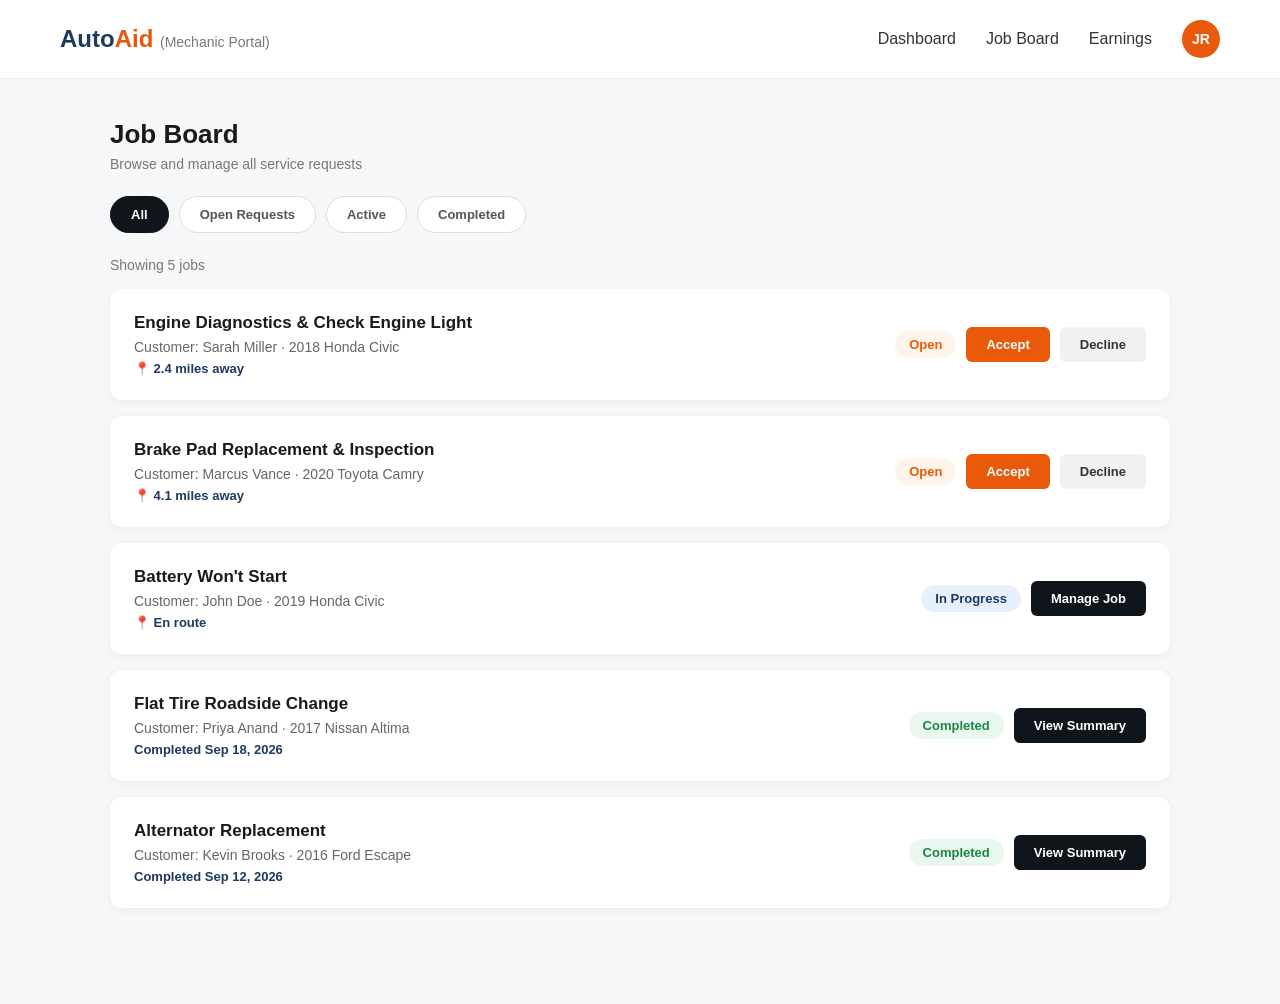
<file: high-fidelity-prototype/provider/jobs.html>
<!DOCTYPE html>
<html lang="en">
<head>
<meta charset="UTF-8">
<meta name="viewport" content="width=device-width, initial-scale=1.0">
<title>AutoAid - Job Board</title>
<style>
  * { margin: 0; padding: 0; box-sizing: border-box; font-family: 'Segoe UI', Arial, sans-serif; }
  body { color: #1a1a1a; background: #f6f7f9; }

  /* Navbar */
  nav {
    display: flex;
    justify-content: space-between;
    align-items: center;
    padding: 20px 60px;
    border-bottom: 1px solid #eee;
    background: #fff;
  }
  .logo {
    font-size: 24px;
    font-weight: 700;
    color: #1e3a5f;
    text-decoration: none;
  }
  .logo span { color: #e8590c; }
  .nav-links {
    display: flex;
    align-items: center;
    gap: 30px;
  }
  .nav-links a {
    text-decoration: none;
    color: #333;
    font-weight: 500;
  }
  .profile-badge {
    width: 38px;
    height: 38px;
    border-radius: 50%;
    background: #e8590c;
    color: #fff;
    display: flex;
    align-items: center;
    justify-content: center;
    font-weight: 600;
    font-size: 14px;
  }

  .page-wrap {
    max-width: 1100px;
    margin: 0 auto;
    padding: 40px 20px 80px;
  }

  .page-header {
    margin-bottom: 24px;
  }
  .page-header h1 {
    font-size: 26px;
    margin-bottom: 6px;
  }
  .page-header p {
    color: #777;
    font-size: 14px;
  }

  /* Filter tabs */
  .filter-tabs {
    display: flex;
    gap: 10px;
    margin-bottom: 24px;
    flex-wrap: wrap;
  }
  .filter-tabs button {
    padding: 10px 20px;
    border-radius: 20px;
    border: 1px solid #ddd;
    background: #fff;
    font-weight: 600;
    font-size: 13px;
    cursor: pointer;
    color: #555;
  }
  .filter-tabs button.active {
    background: #10151c;
    color: #fff;
    border-color: #10151c;
  }

  .results-count {
    font-size: 14px;
    color: #777;
    margin-bottom: 16px;
  }

  /* Job cards */
  .job-card {
    background: #fff;
    border-radius: 12px;
    padding: 24px;
    margin-bottom: 16px;
    box-shadow: 0 2px 8px rgba(0,0,0,0.05);
    display: flex;
    justify-content: space-between;
    align-items: center;
    flex-wrap: wrap;
    gap: 16px;
  }
  .job-card .info h3 {
    font-size: 17px;
    margin-bottom: 6px;
  }
  .job-card .info p {
    font-size: 14px;
    color: #666;
    margin-bottom: 2px;
  }
  .job-card .distance {
    font-size: 13px;
    font-weight: 600;
    color: #1e3a5f;
    margin-top: 6px;
  }
  .job-card .right {
    display: flex;
    align-items: center;
    gap: 10px;
  }
  .status-pill {
    padding: 6px 14px;
    border-radius: 20px;
    font-size: 13px;
    font-weight: 600;
    white-space: nowrap;
  }
  .status-open { background: #fff4e8; color: #e8590c; }
  .status-active { background: #e8f0fe; color: #1e3a5f; }
  .status-completed { background: #e8f8ee; color: #1e8449; }

  .btn-accept {
    background: #e8590c;
    color: #fff;
    border: none;
    padding: 10px 20px;
    border-radius: 6px;
    font-weight: 600;
    cursor: pointer;
    font-size: 13px;
  }
  .btn-accept:hover { background: #d14e0a; }
  .btn-decline {
    background: #f1f1f1;
    color: #333;
    border: none;
    padding: 10px 20px;
    border-radius: 6px;
    font-weight: 600;
    cursor: pointer;
    font-size: 13px;
  }
  .btn-decline:hover { background: #e2e2e2; }
  .btn-view {
    background: #10151c;
    color: #fff;
    border: none;
    padding: 10px 20px;
    border-radius: 6px;
    font-weight: 600;
    cursor: pointer;
    font-size: 13px;
  }
</style>
</head>
<body>

  <nav>
    <a href="../index.html" class="logo">Auto<span>Aid</span> <span style="font-size: 14px; color: #777; font-weight: 400;">(Mechanic Portal)</span></a>
    <div class="nav-links">
      <a href="dashboard.html">Dashboard</a>
      <a href="jobs.html">Job Board</a>
      <a href="earnings.html">Earnings</a>
      <div class="profile-badge">JR</div>
    </div>
  </nav>

  <div class="page-wrap">

    <div class="page-header">
      <h1>Job Board</h1>
      <p>Browse and manage all service requests</p>
    </div>

    <div class="filter-tabs">
      <button class="active" onclick="filterJobs(this)">All</button>
      <button onclick="filterJobs(this)">Open Requests</button>
      <button onclick="filterJobs(this)">Active</button>
      <button onclick="filterJobs(this)">Completed</button>
    </div>

    <p class="results-count">Showing 5 jobs</p>

    <div class="job-card">
      <div class="info">
        <h3>Engine Diagnostics & Check Engine Light</h3>
        <p>Customer: Sarah Miller · 2018 Honda Civic</p>
        <div class="distance">📍 2.4 miles away</div>
      </div>
      <div class="right">
        <span class="status-pill status-open">Open</span>
        <button class="btn-accept" onclick="alert('Job accepted!')">Accept</button>
        <button class="btn-decline" onclick="alert('Job declined.')">Decline</button>
      </div>
    </div>

    <div class="job-card">
      <div class="info">
        <h3>Brake Pad Replacement & Inspection</h3>
        <p>Customer: Marcus Vance · 2020 Toyota Camry</p>
        <div class="distance">📍 4.1 miles away</div>
      </div>
      <div class="right">
        <span class="status-pill status-open">Open</span>
        <button class="btn-accept" onclick="alert('Job accepted!')">Accept</button>
        <button class="btn-decline" onclick="alert('Job declined.')">Decline</button>
      </div>
    </div>

    <div class="job-card">
      <div class="info">
        <h3>Battery Won't Start</h3>
        <p>Customer: John Doe · 2019 Honda Civic</p>
        <div class="distance">📍 En route</div>
      </div>
      <div class="right">
        <span class="status-pill status-active">In Progress</span>
        <button class="btn-view" onclick="location.href='job-details.html'">Manage Job</button>
      </div>
    </div>

    <div class="job-card">
      <div class="info">
        <h3>Flat Tire Roadside Change</h3>
        <p>Customer: Priya Anand · 2017 Nissan Altima</p>
        <div class="distance">Completed Sep 18, 2026</div>
      </div>
      <div class="right">
        <span class="status-pill status-completed">Completed</span>
        <button class="btn-view" onclick="location.href='job-details.html'">View Summary</button>
      </div>
    </div>

    <div class="job-card">
      <div class="info">
        <h3>Alternator Replacement</h3>
        <p>Customer: Kevin Brooks · 2016 Ford Escape</p>
        <div class="distance">Completed Sep 12, 2026</div>
      </div>
      <div class="right">
        <span class="status-pill status-completed">Completed</span>
        <button class="btn-view" onclick="location.href='job-details.html'">View Summary</button>
      </div>
    </div>

  </div>

  <script>
    function filterJobs(btn) {
      document.querySelectorAll('.filter-tabs button').forEach(b => b.classList.remove('active'));
      btn.classList.add('active');
      // No backend yet — filtering logic can be added later
    }
  </script>

</body>
</html>
</file>
